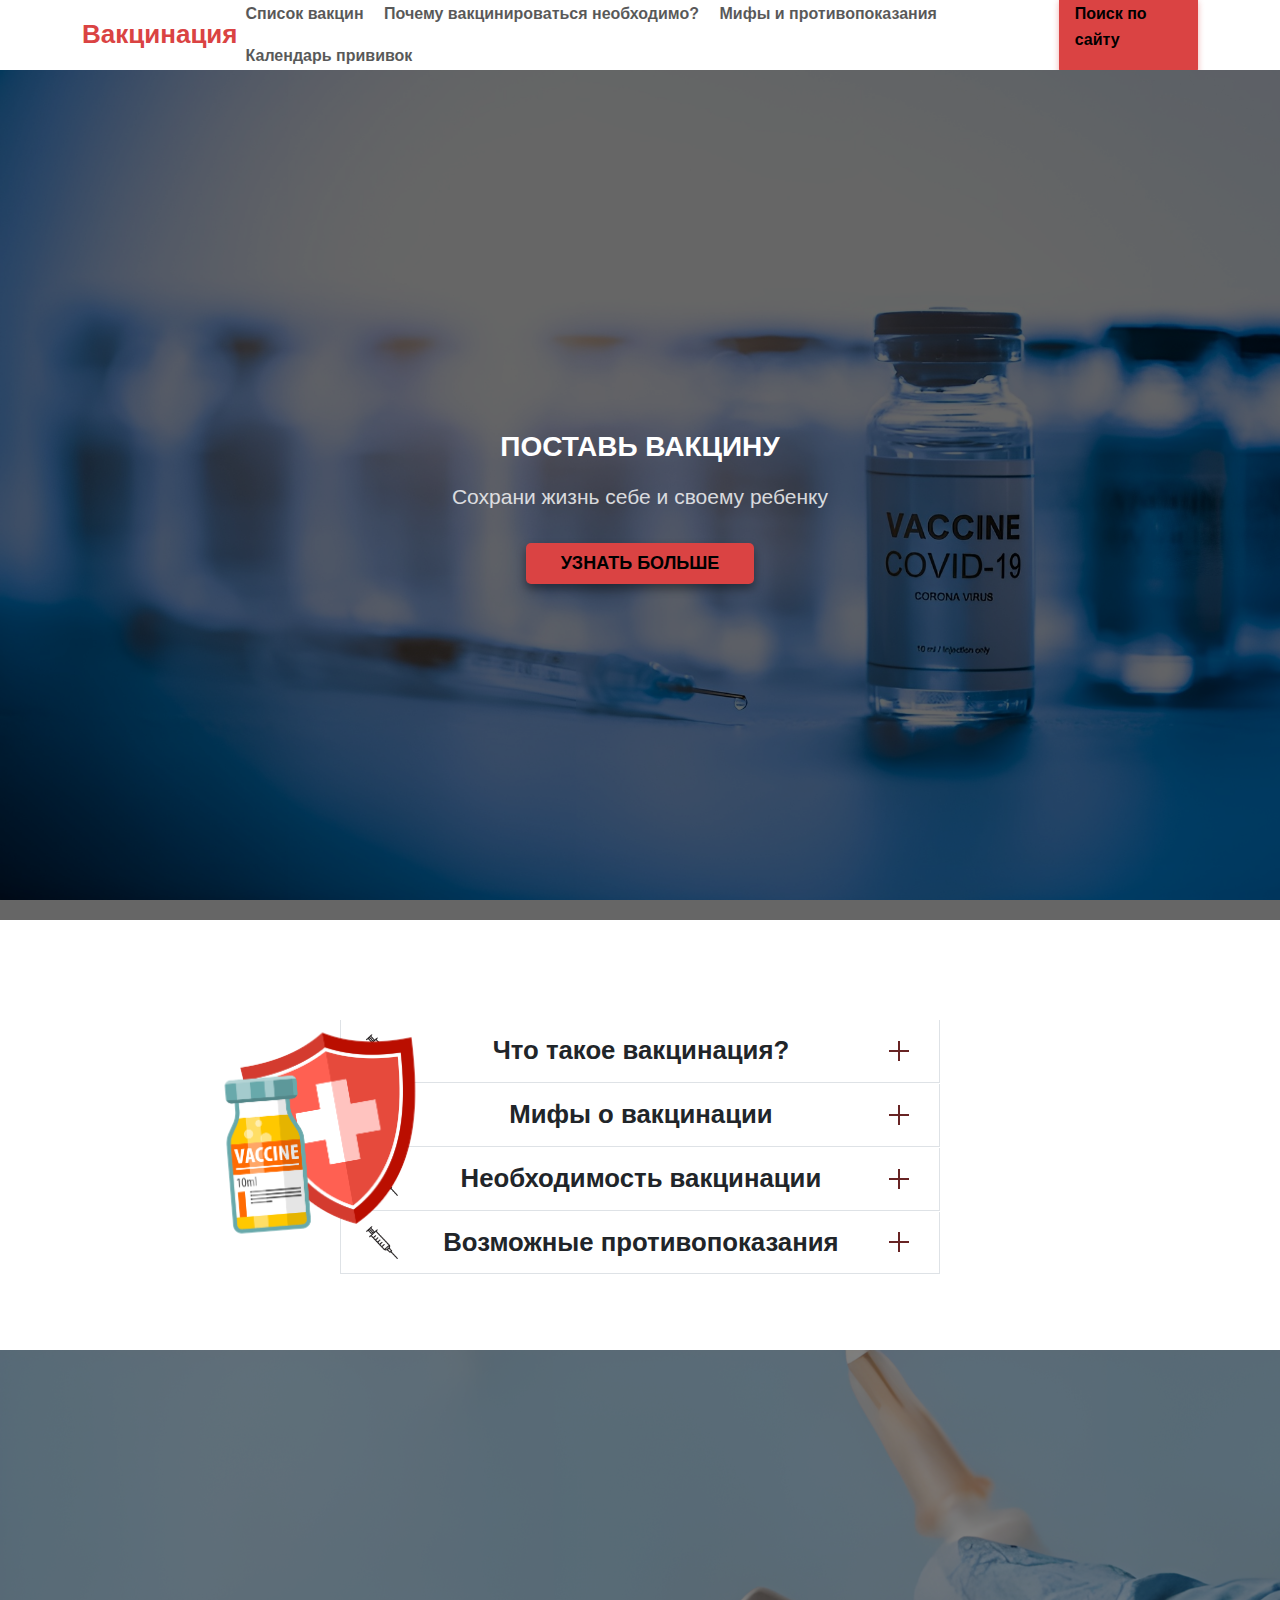
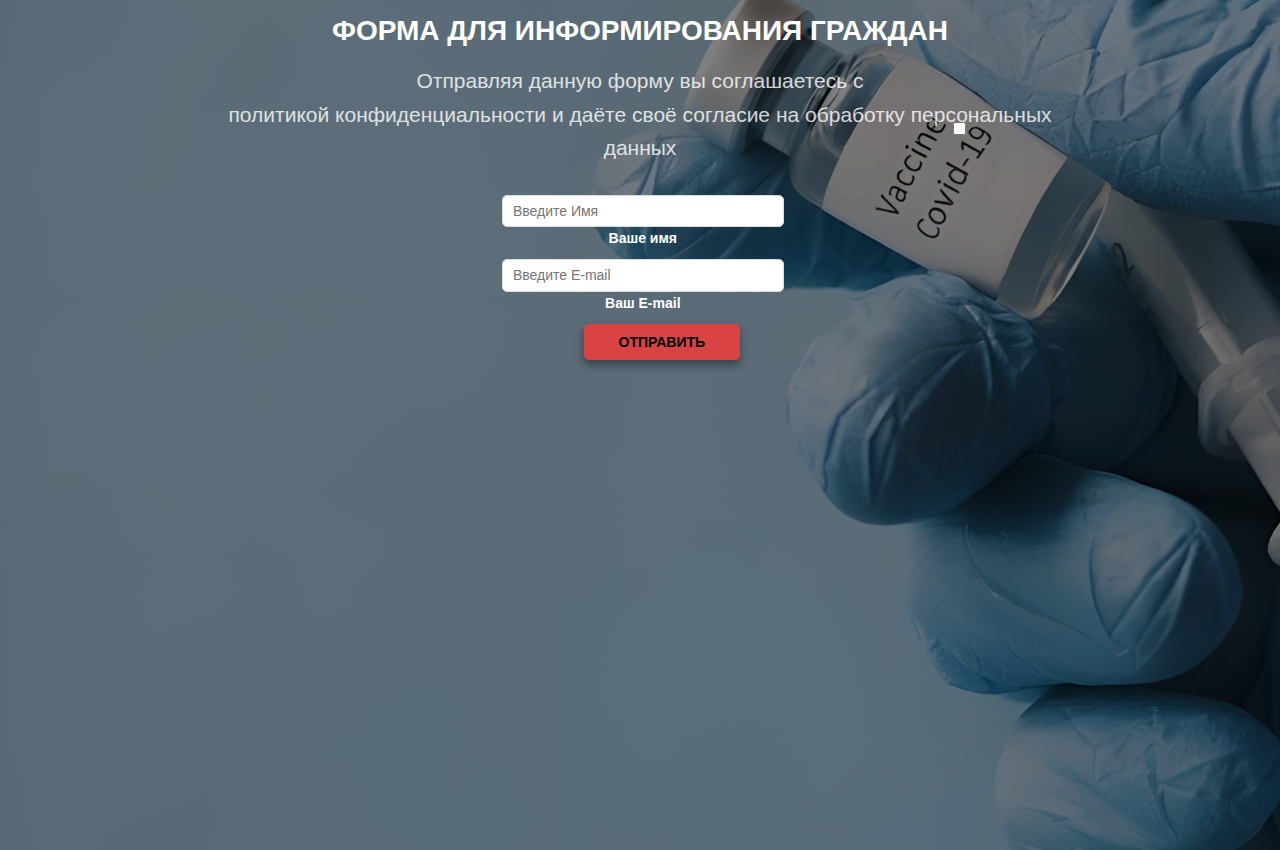
<file: index.html>
<!DOCTYPE html>
<html lang="ru">
<head>
    <meta charset="UTF-8">
    <meta name="viewport" content="width=device-width, initial-scale=1.0">
    <title>Информационная система о вакцинации</title>
    <link rel="stylesheet" href="css/styles.css">
    <link rel="stylesheet" href="libs/normalize.css">
    <link rel="stylesheet" href="libs/bootstrap-grid.min.css">

    <link rel="preconnect" href="https://fonts.gstatic.com">
	<link href="https://fonts.googleapis.com/css2?family=Noto+Sans:ital,wght@0,400;0,700;1,400&display=swap" rel="stylesheet">
    <link rel="stylesheet" href="https://maxcdn.bootstrapcdn.com/font-awesome/4.7.0/css/font-awesome.min.css">


    </style>
    <script src="js/navbar.js"></script>
    <script src="js/jquery-latest.js"></script>

</head>
<body>

    <nav class="navbar" id="navbar">
        <div class="container">
            <a href="#" class="navbar-brand">Вакцинация</a>
            <div class="navbar-wrap">
                <ul class="navbar-menu">
                    <li><a href="#">Список вакцин</a></li>
                    <li><a href="#">Почему вакцинироваться необходимо?</a></li>
                    <li><a href="#">Мифы и противопоказания</a></li>
                    <li><a href="#">Календарь прививок</a></li>
                </ul> 
                <a href="#" class="search">Поиск по сайту</a>
            </div>
        </div>
    </nav>
    <header class="header" style="background-image: url(img/header.jpg);">
        <div class="container2">
            <div class="row">
                <div class="col-lg-8 offset-lg-2 header-content">
                    <h1>ПОСТАВЬ ВАКЦИНУ</h1>
                    <h4>Сохрани жизнь себе и своему ребенку</h4>
                    
                    <button class="btn-main"><a href="#p1" class="scrollto">Узнать больше</a></button>
                </div>
            </div>
        </div>
        <div class="overlay"></div>
    </header>





    <main>
        <div class="wrapper">
            <img src="img/Image_VaccineShield.png" class="shield">
            <div class="accordion" id="p1">
                <div data-tab="tab-1" class="accordion__title">
                    <img src="img/syringe.png" class="syringe" ><h3>Что такое вакцинация?</h3>
                    <span></span>
                </div>
                <div id="tab-1" class="accordion__content">
                    Вакцинация – это простой, безопасный и эффективный способ защиты от болезней до того, как человек вступит в контакт с их возбудителями. Вакцинация задействует естественные защитные механизмы организма для формирования устойчивости к ряду инфекционных заболеваний и делает вашу иммунную систему сильнее.
                 <br><br>Как и болезни, вакцины тренируют иммунную систему выработке специфических антител. Однако вакцины содержат только убитые или ослабленные формы возбудителей той или иной болезни – вирусов или бактерий, – которые не приводят к заболеванию и не создают риска связанных с ним осложнений.
                 <br><br>Большинство вакцин применяются в форме инъекций, хотя есть и пероральные вакцины (вводимые через рот), и вакцины в форме назальных аэрозолей (вводимые через нос).
                </div>
            </div>
            <div class="accordion">
                <div data-tab="tab-2" class="accordion__title">
                    <img src="img/syringe.png" class="syringe" ><h3>Мифы о вакцинации</h3>
                    <span></span>
                </div>
                <div id="tab-2" class="accordion__content">
                    Вакцины не вызывают аутизм.
            <br><br>Исследования, проведенные с участием более 1,2 миллиона детей, показали: вакцины не вызывают аутизм
                    <button class="btn-main4"><a href="#" class="scrollto">Подробнее</a></button>
                </div>
            </div>
            <div class="accordion">
                <div data-tab="tab-3" class="accordion__title">
                    <img src="img/syringe.png" class="syringe" ><h3>Необходимость вакцинации</h3>
                    <span></span>
                </div>
                <div id="tab-3" class="accordion__content">
                    Без вакцинации мы подвергаемся риску серьезных заболеваний, таких как корь, менингит, пневмония, столбняк и полиомиелит. Многие из этих болезней опасны для жизни. По оценкам ВОЗ, только детские вакцины спасают более 4 миллионов жизней каждый год.
                    <button class="btn-main2"><a href="#" class="scrollto">Подробнее</a></button>
                </div>
            </div>
            <div class="accordion">
                <div data-tab="tab-4" class="accordion__title">
                    <img src="img/syringe.png" class="syringe" ><h3>Возможные противопоказания</h3>
                    <span></span>
                </div>
                <div id="tab-4" class="accordion__content">
                    Вакцинироваться может почти каждый. Однако людям с определенными заболеваниями и состояниями некоторые прививки противопоказаны или должны быть отложены на более поздний срок.
                    <br>
                    <button class="btn-main3"><a href="#" class="scrollto">Подробнее</a></button>
                    
                </div>
            </div>
            
        </div>
    </main>
    <footer class="footer">    
    <div class="">
            <div class="why2  mt-5" id="" style="background-image: url(img/2.png)">
            <div class="row">
                <div class="col-lg-8 offset-lg-2 header-content">
                    <h1>ФОРМА ДЛЯ ИНФОРМИРОВАНИЯ ГРАЖДАН</h1>
                    <h4>Отправляя данную форму вы соглашаетесь с <br>политикой конфиденциальности и даёте своё согласие на обработку персональных данных</h4>
                        
                    <div class="col-lg-4">
                        <form action="#">
                            <div class="form-group">
                                <input type="text" id="name" class="form-control" placeholder="Введите Имя" required>
                                <label for="#">Ваше имя</label>
                            </div>

                            <div class="form-group">
                                <input type="text" id="email" class="form-control" placeholder="Введите E-mail" required>
                                <label for="#">Ваш E-mail</label>
                            </div>
                            <input type="checkbox" class="wefkw" required>
                            <button type="submit" class="btn-main5" >Отправить</button>
                        </form>
                    </div>

                </div>
            </div>
        </div>
            <div class="overlay2"></div>
        </div>
    </footer>



    <script src="js/index.js"></script>
    <script>
        jQuery(document).ready(function() {
        jQuery("a.scrollto").click(function () {
            elementClick = jQuery(this).attr("href")
            destination = jQuery(elementClick).offset().top -100;
        jQuery("html:not(:animated),body:not(:animated)").animate({scrollTop: destination}, 1100);
            return false;
             });
        });
        </script>
</body>
</html>
</file>
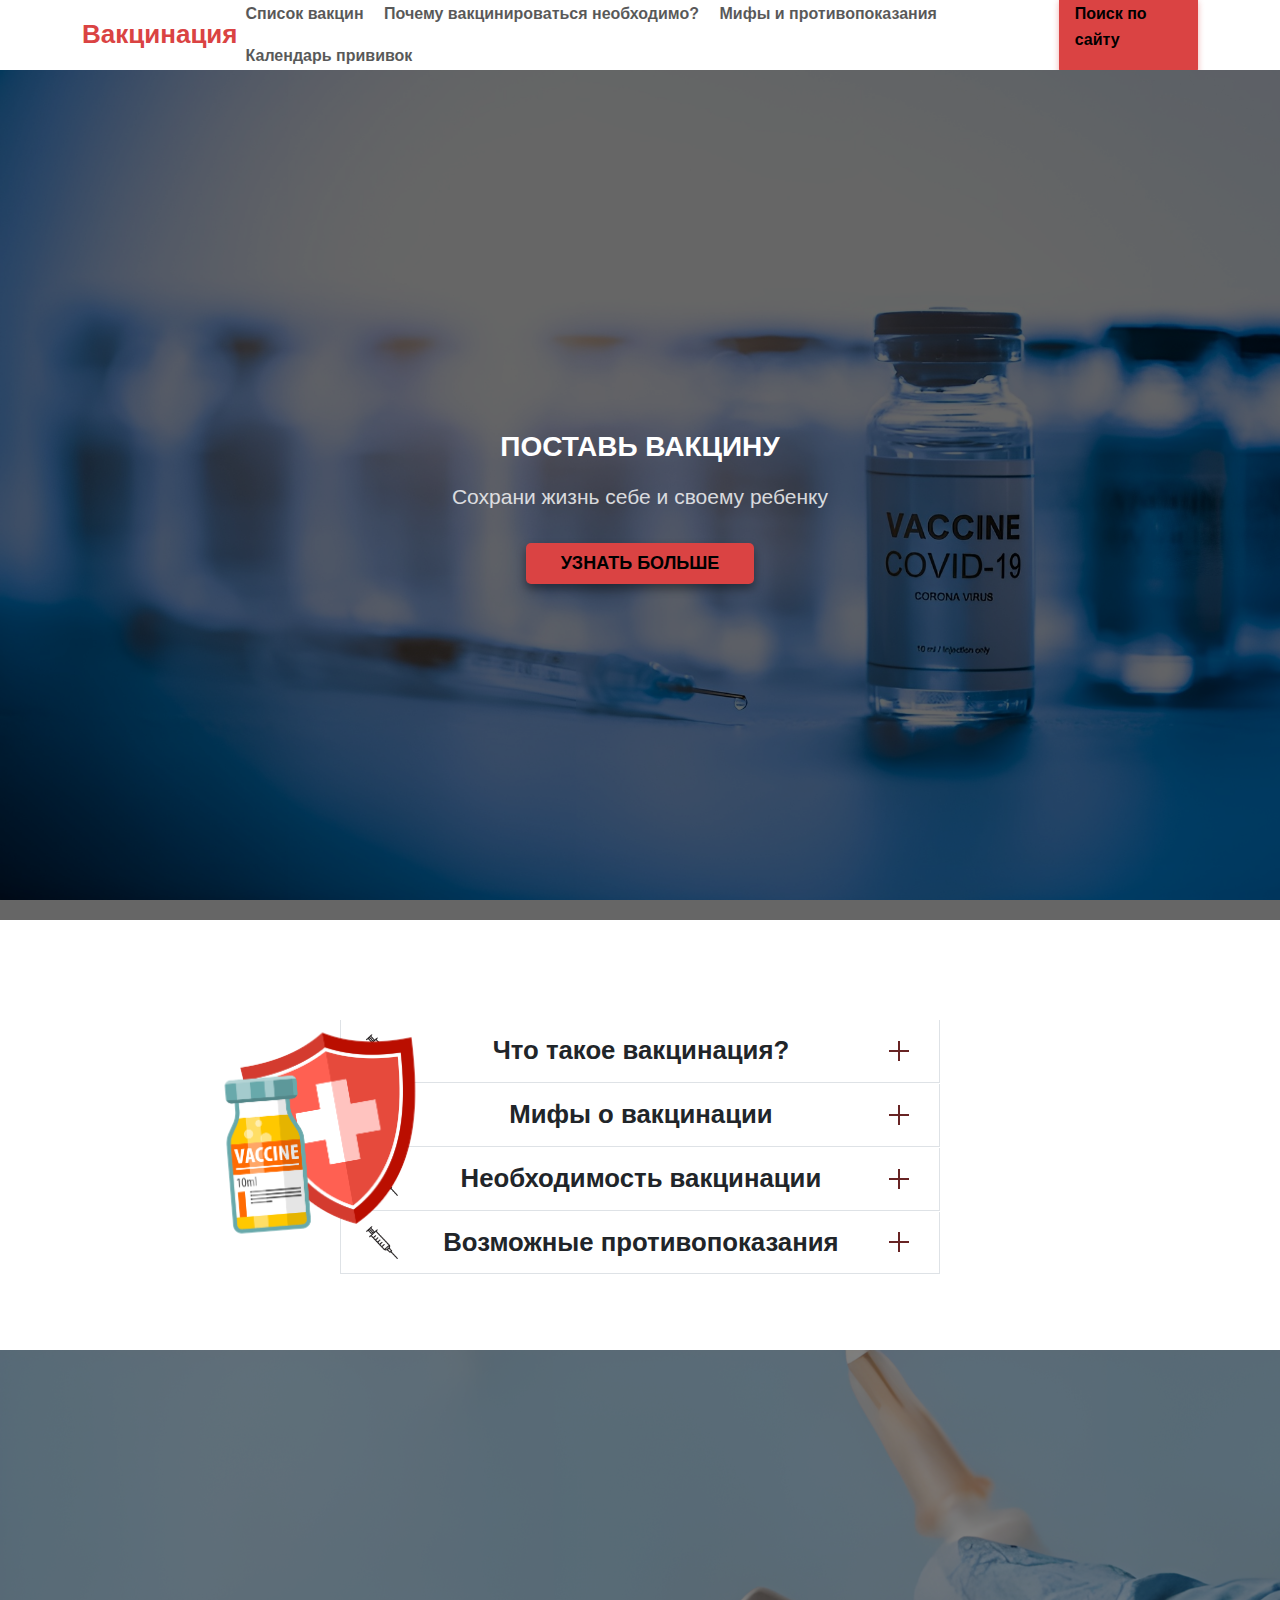
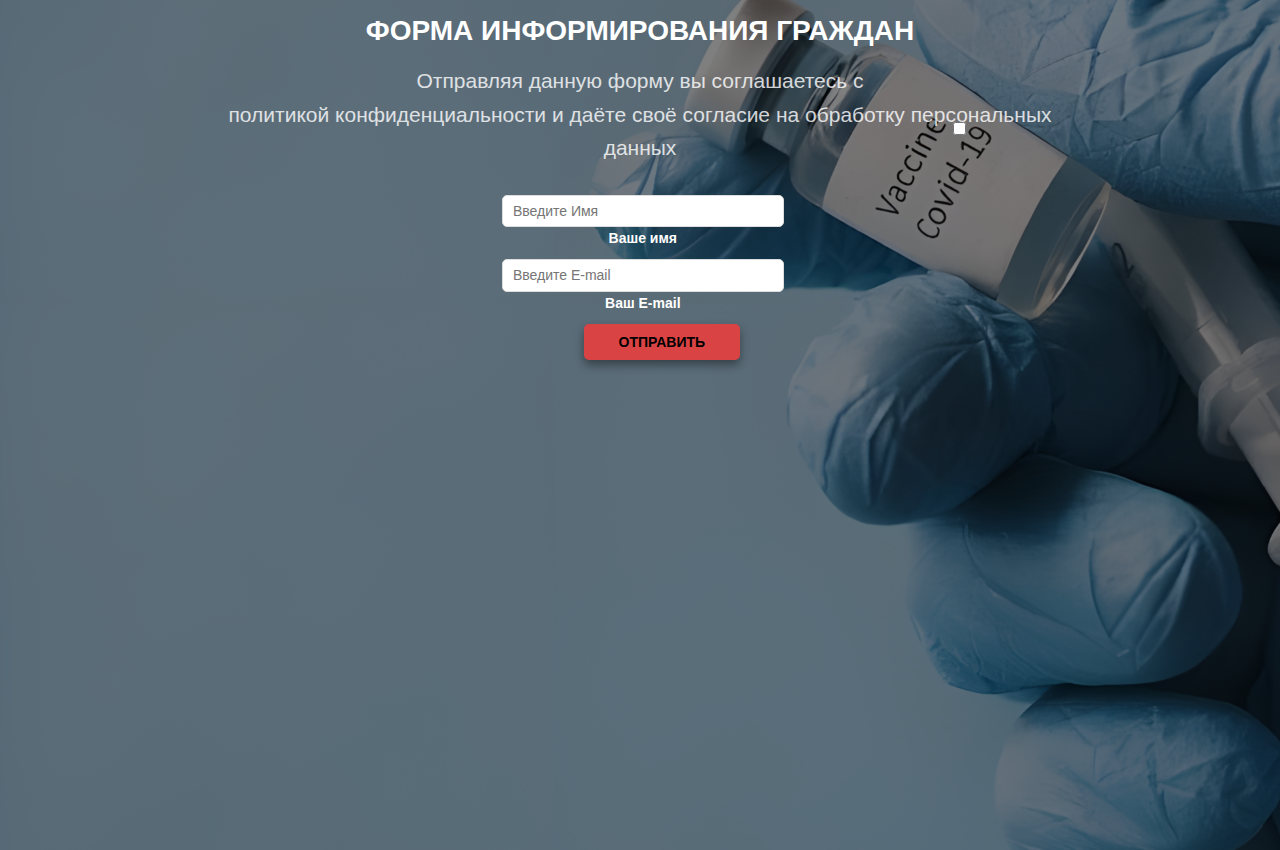
<file: 2.html>
<!DOCTYPE html>
<html lang="ru">
<head>
    <meta charset="UTF-8">
    <meta name="viewport" content="width=device-width, initial-scale=1.0">
    <title>Информационная система о вакцинации</title>
    <link rel="stylesheet" href="css/styles.css">
    <link rel="stylesheet" href="libs/normalize.css">
    <link rel="stylesheet" href="libs/bootstrap-grid.min.css">

    <link rel="preconnect" href="https://fonts.gstatic.com">
	<link href="https://fonts.googleapis.com/css2?family=Noto+Sans:ital,wght@0,400;0,700;1,400&display=swap" rel="stylesheet">
    <link rel="stylesheet" href="https://maxcdn.bootstrapcdn.com/font-awesome/4.7.0/css/font-awesome.min.css">


    </style>
    <script src="js/navbar.js"></script>
    <script src="js/jquery-latest.js"></script>

</head>
<body>

    <nav class="navbar" id="navbar">
        <div class="container">
            <a href="#" class="navbar-brand">Вакцинация</a>
            <div class="navbar-wrap">
                <ul class="navbar-menu">
                    <li><a href="#">Список вакцин</a></li>
                    <li><a href="#">Почему вакцинироваться необходимо?</a></li>
                    <li><a href="#">Мифы и противопоказания</a></li>
                    <li><a href="#">Календарь прививок</a></li>
                </ul> 
                <a href="#" class="search">Поиск по сайту</a>
            </div>
        </div>
    </nav>
    <header class="header" style="background-image: url(img/header.jpg);">
        <div class="container2">
            <div class="row">
                <div class="col-lg-8 offset-lg-2 header-content">
                    <h1>ПОСТАВЬ ВАКЦИНУ</h1>
                    <h4>Сохрани жизнь себе и своему ребенку</h4>
                    
                    <button class="btn-main"><a href="#p1" class="scrollto">Узнать больше</a></button>
                </div>
            </div>
        </div>
        <div class="overlay"></div>
    </header>





    <main>
        <div class="wrapper">
            <img src="img/Image_VaccineShield.png" class="shield">
            <div class="accordion" id="p1">
                <div data-tab="tab-1" class="accordion__title">
                    <img src="img/syringe.png" class="syringe" ><h3>Что такое вакцинация?</h3>
                    <span></span>
                </div>
                <div id="tab-1" class="accordion__content">
                    Вакцинация – это простой, безопасный и эффективный способ защиты от болезней до того, как человек вступит в контакт с их возбудителями. Вакцинация задействует естественные защитные механизмы организма для формирования устойчивости к ряду инфекционных заболеваний и делает вашу иммунную систему сильнее.
                 <br><br>Как и болезни, вакцины тренируют иммунную систему выработке специфических антител. Однако вакцины содержат только убитые или ослабленные формы возбудителей той или иной болезни – вирусов или бактерий, – которые не приводят к заболеванию и не создают риска связанных с ним осложнений.
                 <br><br>Большинство вакцин применяются в форме инъекций, хотя есть и пероральные вакцины (вводимые через рот), и вакцины в форме назальных аэрозолей (вводимые через нос).
                </div>
            </div>
            <div class="accordion">
                <div data-tab="tab-2" class="accordion__title">
                    <img src="img/syringe.png" class="syringe" ><h3>Мифы о вакцинации</h3>
                    <span></span>
                </div>
                <div id="tab-2" class="accordion__content">
                    Вакцины не вызывают аутизм.
            <br><br>Исследования, проведенные с участием более 1,2 миллиона детей, показали: вакцины не вызывают аутизм
                    <button class="btn-main4"><a href="#" class="scrollto">Подробнее</a></button>
                </div>
            </div>
            <div class="accordion">
                <div data-tab="tab-3" class="accordion__title">
                    <img src="img/syringe.png" class="syringe" ><h3>Необходимость вакцинации</h3>
                    <span></span>
                </div>
                <div id="tab-3" class="accordion__content">
                    Без вакцинации мы подвергаемся риску серьезных заболеваний, таких как корь, менингит, пневмония, столбняк и полиомиелит. Многие из этих болезней опасны для жизни. По оценкам ВОЗ, только детские вакцины спасают более 4 миллионов жизней каждый год.
                    <button class="btn-main2"><a href="#" class="scrollto">Подробнее</a></button>
                </div>
            </div>
            <div class="accordion">
                <div data-tab="tab-4" class="accordion__title">
                    <img src="img/syringe.png" class="syringe" ><h3>Возможные противопоказания</h3>
                    <span></span>
                </div>
                <div id="tab-4" class="accordion__content">
                    Вакцинироваться может почти каждый. Однако людям с определенными заболеваниями и состояниями некоторые прививки противопоказаны или должны быть отложены на более поздний срок.
                    <br>
                    <button class="btn-main3"><a href="#" class="scrollto">Подробнее</a></button>
                    
                </div>
            </div>
            
        </div>
    </main>
    <footer class="footer">    
    <div class="">
            <div class="why2  mt-5" id="" style="background-image: url(img/2.png)">
            <div class="row">
                <div class="col-lg-8 offset-lg-2 header-content">
                    <h1>ФОРМА ИНФОРМИРОВАНИЯ ГРАЖДАН</h1>
                    <h4>Отправляя данную форму вы соглашаетесь с <br>политикой конфиденциальности и даёте своё согласие на обработку персональных данных</h4>
                        
                    <div class="col-lg-4">
                        <form action="#">
                            <div class="form-group">
                                <input type="text" id="name" class="form-control" placeholder="Введите Имя" required>
                                <label for="#">Ваше имя</label>
                            </div>

                            <div class="form-group">
                                <input type="text" id="email" class="form-control" placeholder="Введите E-mail" required>
                                <label for="#">Ваш E-mail</label>
                            </div>
                            <input type="checkbox" class="wefkw" required>
                            <button type="submit" class="btn-main5" >Отправить</button>
                        </form>
                    </div>

                </div>
            </div>
        </div>
            <div class="overlay2"></div>
        </div>
    </footer>



    <script src="js/index.js"></script>
    <script>
        jQuery(document).ready(function() {
        jQuery("a.scrollto").click(function () {
            elementClick = jQuery(this).attr("href")
            destination = jQuery(elementClick).offset().top -100;
        jQuery("html:not(:animated),body:not(:animated)").animate({scrollTop: destination}, 1100);
            return false;
             });
        });
        </script>
</body>
</html>
</file>
<file: css/styles.css>
/* Обнуление стилей */
* {
    margin: 0;
    padding: 0;
    box-sizing: border-box;
}

/* Общие стили */
body {
    position: relative;
    min-width: 320px;
    overflow-x: hidden;
    height: auto;


    
    font-family: Arial, sans-serif;
    line-height: 1.6;
}


/* -----------------------------------*/
/* -----------------------------------*/
/* -----------------------------------*/


.navbar {
    width: 100%;
    height: 70px;
    box-shadow: 0 4px 10px rgb(0, 0, 0, .1);
    transition: all .3s ease-in-out;
    z-index: 1;
}
.navbar_scrolled {
    position: fixed;
    animation-name: fadeInUp;
    animation-duration: 1.2s;

}
@keyframes fadeInUp {
    from {
        opacity: 0;
        top: -50px;
    }
    to {
        opacity: 1;
        top: 0;
    }
}

.navbar .container {
    height: inherit;
    display: flex;
    justify-content: space-between;
    align-items: center;
}

.navbar-menu {
    list-style-type: none;
    padding-left: 0;
    margin-bottom: 0;
}

.navbar-menu li {
    display: inline-block;
}

.navbar-menu li a {
    display: inline-block;
    color: black;
    opacity: 0.65;
    text-decoration: none;
    padding: 8px;
    font-weight: 600;
    transition: all .3s ease-in-out;
}
.navbar-menu li a:hover {
    opacity: 1;
}

.navbar-wrap {
    display: flex;
    flex-flow: row nowrap;
}

.search {
    margin-left: 30px;
    transition: all .15s ease-out;
    padding: 8px 16px;
    font-weight: 700;
    text-decoration: none;
    background-color: rgb(218, 67, 67);
    border-radius: 8px;
    color: rgb(0, 0, 0);
    box-shadow: 0 5px 6px rgba(218, 67, 67, .4)
    
    
}
.search:hover {
    transform: scale(1.05);
    box-shadow: 0 9px 9px rgba(252, 76, 76, 0.5)
}

.navbar-brand {
    font-weight: 700;
    font-size: 26px;
    text-decoration: none;
    color:  rgb(218, 67, 67);
    transition: all .4s ease-in-out;
}
.navbar-brand:hover {
    color: black;

}


/*----- HEADER ------*/
/*----- HEADER ------*/
/*----- HEADER ------*/



.header {
    position: relative;
    min-height: 700px;
    background-repeat: no-repeat;
    background-size: cover;
    background-attachment: fixed;
}
.footer {
    position: relative;
    min-height: 1100px;
    background-repeat: no-repeat;
    background-size: cover;
    background-attachment: fixed;
    margin-top: 75px;

}
.overlay {
    position: absolute;
    top: 0;
    left: 0;
    width: 100%;
    height: 100%;
    background-color: rgba(0,0,0, .6);
}
.overlay2 {
    position: absolute;
    top: 0;
    left: 0;
    width: 100%;
    height: 100%;
    background-color: rgba(0,0,0, .5);
}
.header .row {
    min-height: 850px;
    display: flex;
    align-items: center;
}
.footer .row {
    min-height: 850px;
    display: flex;
    align-items: center;
}
.header-content {
    text-align: center;
    position: relative;
    z-index: 2;
    color: white;
}
.header-content h1{
    font-size: 28px;
    font-weight: 700;
    margin-bottom: 10px;
}
.header-content h4{
    font-size: 21px;
    font-weight: 400;
    margin-bottom: 10px;
    opacity: 0.8;
    margin-bottom: 30px;
}


.btn-main {
    display: inline-block;
    padding: 10px 35px;
    font-size: 18px;
    border: none;
    background-color: rgb(218, 67, 67);
    text-transform: uppercase;
    border-radius: 5px;
    font-weight: 700;
    box-shadow: 0 5px 10px rgba(0,0,0, .4);
    transition: all .15s ease-out;
}
.btn-main2 {
    display: inline-block;
    align-items: center;
    padding: 10px 35px;
    margin-top: 10px;
    font-size: 12px;
    border: none;
    background-color: rgb(218, 67, 67);
    text-transform: uppercase;
    border-radius: 5px;
    font-weight: 700;
    box-shadow: 0 5px 10px rgba(0,0,0, .4);
    transition: all .15s ease-out;
}
.btn-main3 {
    display: inline-block;
    align-items: center;
    padding: 10px 35px;
    margin-top: 10px;
    font-size: 12px;
    border: none;
    background-color: rgb(218, 67, 67);
    text-transform: uppercase;
    border-radius: 5px;
    font-weight: 700;
    box-shadow: 0 5px 10px rgba(0,0,0, .4);
    transition: all .15s ease-out;
}
.btn-main4 {
    display: inline-block;
    align-items: center;
    padding: 10px 35px;
    margin-top: 10px;
    font-size: 12px;
    border: none;
    background-color: rgb(218, 67, 67);
    text-transform: uppercase;
    border-radius: 5px;
    font-weight: 700;
    box-shadow: 0 5px 10px rgba(0,0,0, .4);
    transition: all .15s ease-out;
}
.btn-main5 {
    display: inline-block;
    align-items: center;
    padding: 10px 35px;
    margin-top: 10px;
    font-size: 14px;
    border: none;
    background-color: rgb(218, 67, 67);
    text-transform: uppercase;
    border-radius: 5px;
    font-weight: 800;
    box-shadow: 0 5px 10px rgba(0,0,0, .4);
    transition: all .15s ease-out;
    top: 50%;
    position: relative;
    display: block;
    left: 130%;
}
.btn-main:hover {
    box-shadow: 0 5px 10px rgba(218, 67, 67, .4);
    transform: scale(1.05);
}
.btn-main2:hover {
    box-shadow: 0 5px 10px rgba(218, 67, 67, .4);
    transform: scale(1.05);
}
.btn-main3:hover {
    box-shadow: 0 5px 10px rgba(218, 67, 67, .4);
    transform: scale(1.05);
}
.btn-main4:hover {
    box-shadow: 0 5px 10px rgba(218, 67, 67, .4);
    transform: scale(1.05);
}
.btn-main5:hover {
    box-shadow: 0 5px 10px rgba(218, 67, 67, .4);
    transform: scale(1.05);
}

/*----------------------*/


a {
    text-decoration: none;
}
.scrollto {
    color: black;
}
.why {
    min-height: 850px;
}
.why2 {
    min-height: 1100px;

}

/*----------------------*/

:root {
    --color-plus-grey: rgb(104, 36, 36);
    --color-border-grey: #dee2e6;
    --color-text-dark: #212529;
    --color-background-white: #fff;
    --color-border-active-blue: rgba(218, 67, 67, 0.39);
}

.wrapper{
    display: flex;
    flex-direction: column;
    align-items: center;
    width: 100%;
    padding-top: 100px;
}

.accordion{
    display: flex;
    flex-direction: column;
    max-width: 600px;
    width: 100%;
}



.accordion__title{
    display: flex;
    justify-content: space-between;
    align-items: center;
    font-size: 22px;
    font-weight: bold;
    padding: 10px 20px;
    cursor: pointer;
    border: 1px solid var(--color-border-grey);
    border-top: none;
    color: var(--color-text-dark);
    background-color: var(--color-background-white);

}

.accordion:first-child {
    border-top: 1px solid var(--color-border-grey);
}

.accordion__title.active{
    box-shadow: 0 0 12px 1px var(--color-border-active-blue);
}

.accordion__title span{
    display: inline-flex;
    position: relative;
    width: 40px;
    height: 40px;
    background-color: transparent;
    transform: rotate(0);
    transition: transform 0.65s ease-out;
}

.accordion__title.active span{
    transform: rotate(45deg);
}

.accordion__title span::before{
    content: "";
    position: absolute;
    width: 50%;
    height: 2px;
    left: 50%;
    top: 50%;
    transform: translate(-50%, -50%);
    background-color: var(--color-plus-grey);
}

.accordion__title span::after{
    content: "";
    position: absolute;
    width: 2px;
    height: 50%;
    left: 50%;
    top: 50%;
    transform: translate(-50%, -50%);
    background-color: var(--color-plus-grey);
}

.accordion__content{
    font-size: 20px;
    line-height: 1.3;
    overflow: hidden;
    padding: 0 20px;
    box-sizing: content-box;
    border: 1px solid var(--color-border-grey);
    border-top: none;
    max-height: 0;
    opacity: 0;
    visibility: hidden;
    transition: max-height 0.5s ease-out, padding 0.5s ease-out, opacity 0.1s ease-out 0.5s, visibility 0.1s ease-out 0.5s;
}

.accordion__content.active{
    visibility: visible;
    opacity: 1;
    padding: 20px;
    transition: max-height 0.5s ease-out, padding 0.5s ease-out, opacity 0.1s ease-out, visibility 0.1s ease-out;
}

.syringe {
    width: 7.5%;
    height: 7.5%;
}

.shield {
    position: absolute;
    width: 256px;
    height: 256px;
    display: block;
    left: 15%;
    top: 41%;
}

/* -----------------------------------*/
/* -----------------------------------*/
/* -----------------------------------*/

.form-group {
    margin-bottom: 10px;
    font-size: 14px;
    font-weight: 700;
    position: relative;
    display: block;
    left: 101%;
}
.form-control {
    background-color: white;
    border: 1px solid #ddd;
    border-radius: 5px;
    padding: 7px 10px;
    width: 100%;
    display: block;
    transition: all 0.9 ease-out;
}
.form-control:focus {
    outline: none;
    border-color: coral;
    box-shadow: 0 03px rgba(255, 127, 80, 0.3);
}

.wefkw {
    position: absolute;
    display: block;
    top: 35.5%;
    right: 12.5%;
}
</file>
